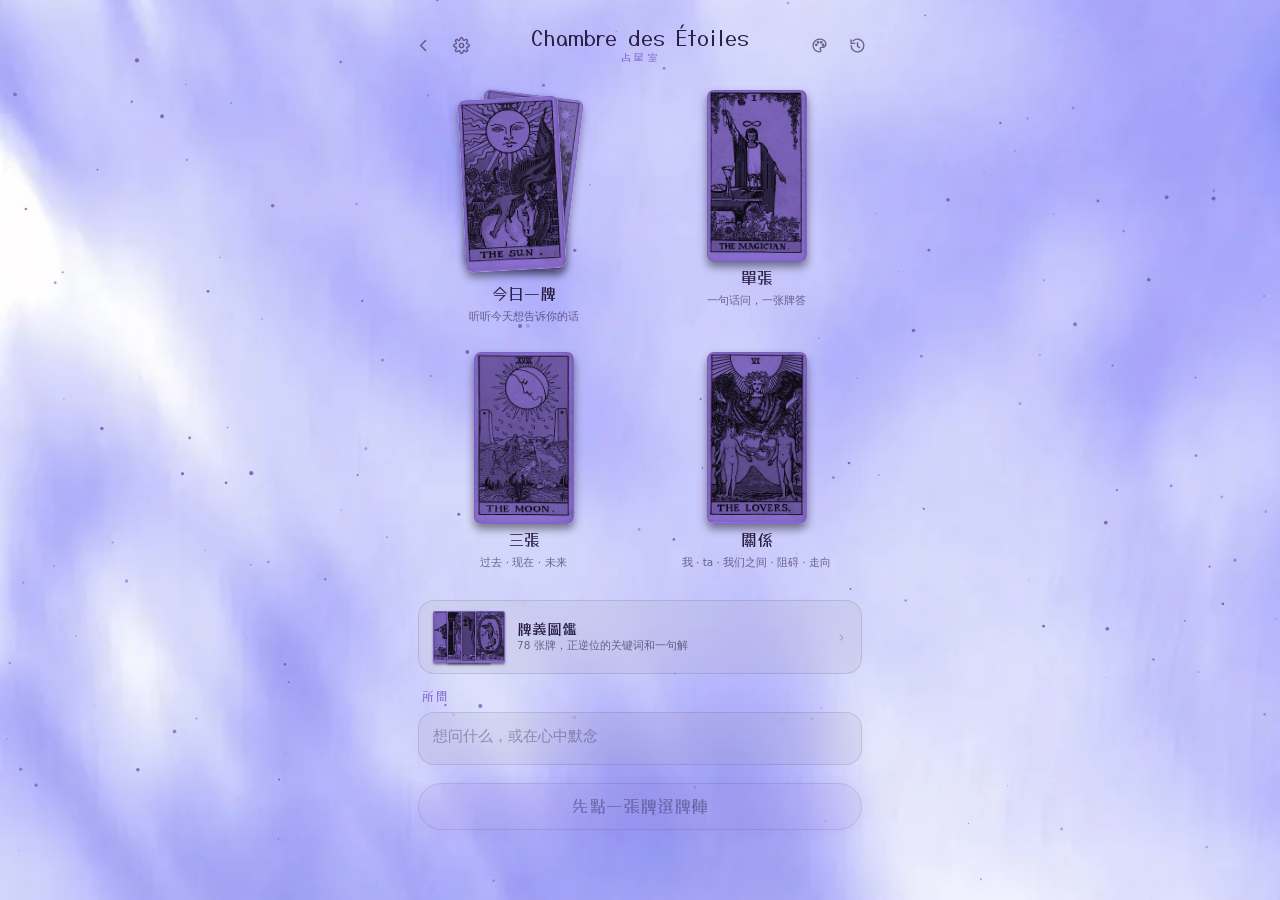
<file: index.html>
<!doctype html>
<html lang="zh">
<head>
<meta charset="utf-8">
<title>Chambre des Étoiles · 占星室</title>
<meta name="viewport" content="width=device-width, initial-scale=1, viewport-fit=cover, maximum-scale=1, user-scalable=no">
<meta name="theme-color" content="#1a0d33">
<meta name="apple-mobile-web-app-capable" content="yes">
<meta name="mobile-web-app-capable" content="yes">
<meta name="apple-mobile-web-app-status-bar-style" content="black-translucent">
<meta name="apple-mobile-web-app-title" content="占星室">
<link rel="manifest" href="manifest.webmanifest">
<link rel="icon" href="assets/icon.svg" type="image/svg+xml">
<link rel="apple-touch-icon" href="assets/icon-180.png">
<link rel="stylesheet" href="css/app.css">
</head>
<body>
<div id="sky"><div class="grad"></div><div class="wp"></div><canvas></canvas></div>
<div id="app"></div>
<div id="toast"></div>
<script type="module" src="js/app.js"></script>
<noscript>占星室要开 JavaScript 才能用。</noscript>
</body>
</html>
</file>
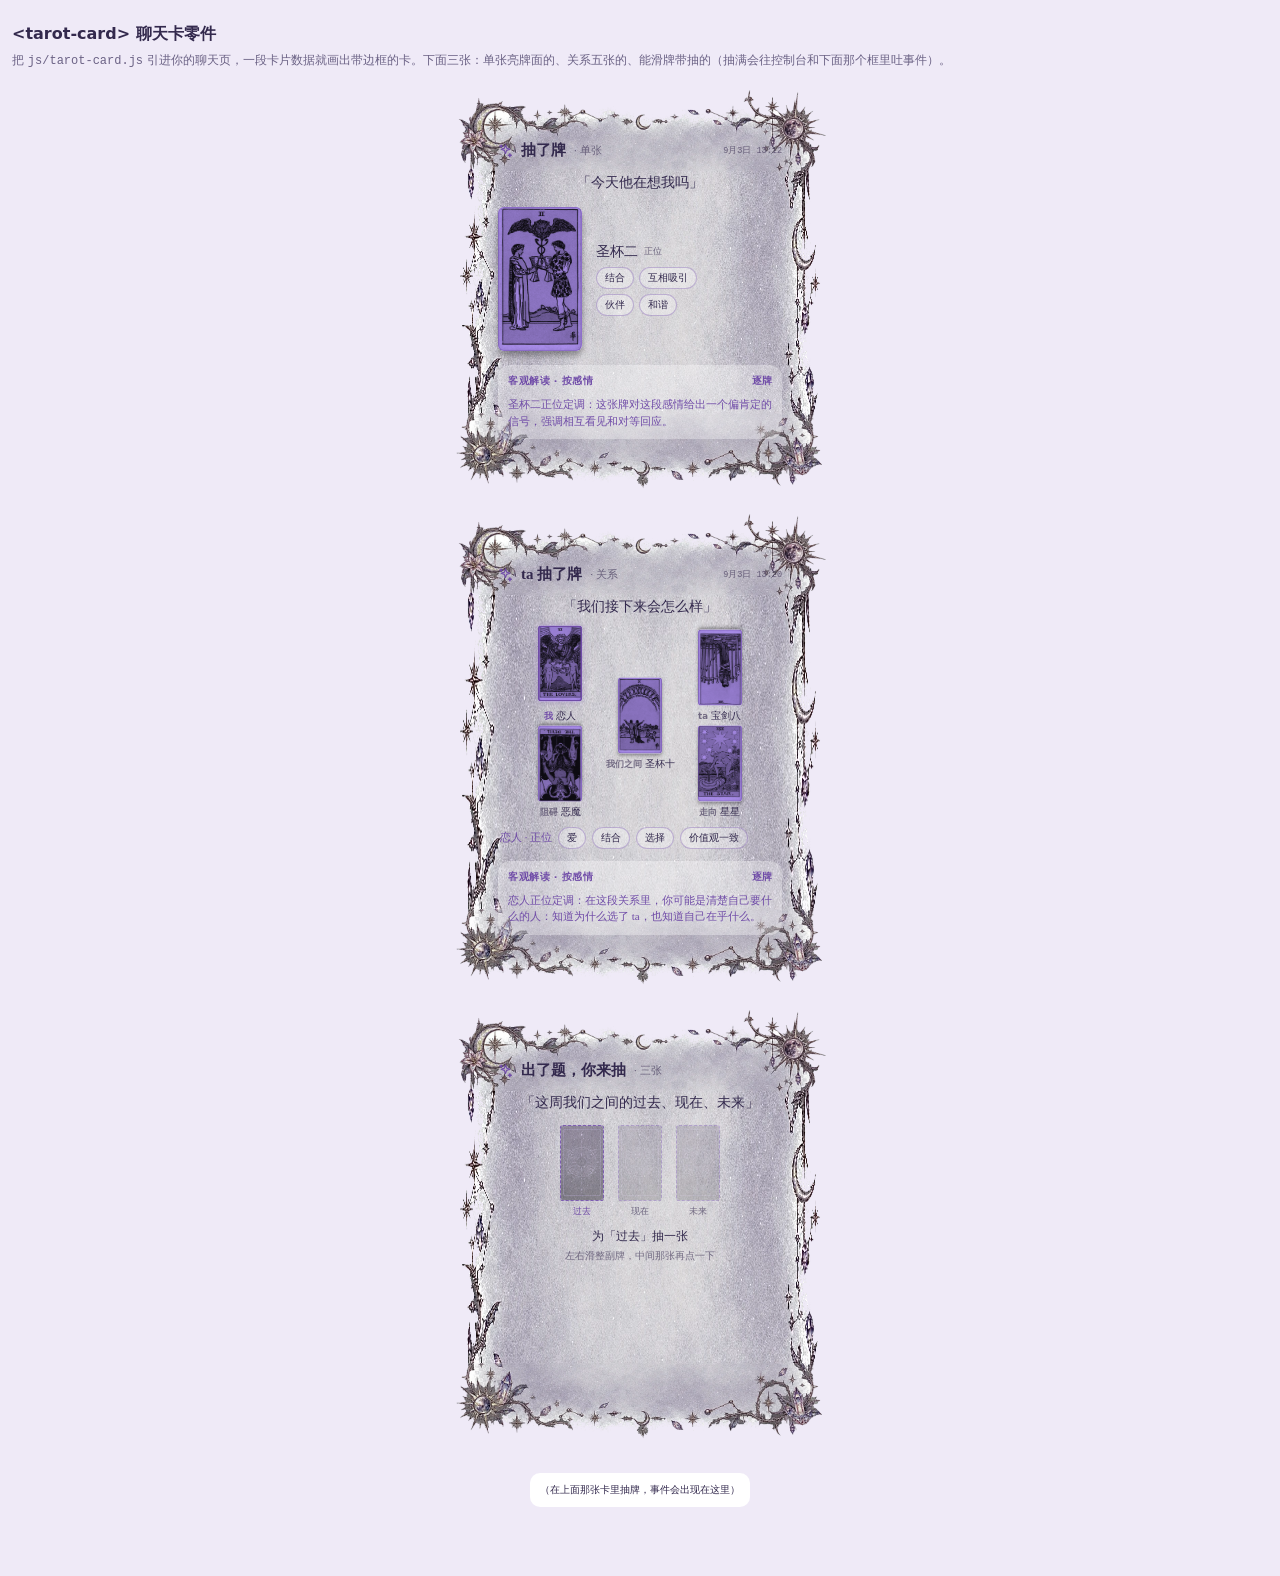
<file: card-demo.html>
<!doctype html>
<html lang="zh">
<head>
<meta charset="utf-8">
<title>tarot-card 零件试玩</title>
<meta name="viewport" content="width=device-width, initial-scale=1, viewport-fit=cover">
<style>
  body { margin: 0; padding: 24px 12px 60px; background: #efeaf7; font-family: -apple-system, 'PingFang SC', system-ui, sans-serif; color: #33294d; }
  h1 { font-size: 16px; margin: 0 0 6px; }
  p { font-size: 12px; color: #6b6285; margin: 0 0 18px; line-height: 1.6; }
  .chat { display: flex; flex-direction: column; gap: 18px; align-items: center; }
  pre { font-size: 10px; background: #fff; padding: 10px; border-radius: 10px; max-width: 372px; overflow: auto; white-space: pre-wrap; word-break: break-all; }
</style>
</head>
<body>
<h1>&lt;tarot-card&gt; 聊天卡零件</h1>
<p>把 <code>js/tarot-card.js</code> 引进你的聊天页，一段卡片数据就画出带边框的卡。下面三张：单张亮牌面的、关系五张的、能滑牌带抽的（抽满会往控制台和下面那个框里吐事件）。</p>
<div class="chat">
  <tarot-card asset-base="./" message='[TAROT_CARD]{"id":"demo1","ts":"2026-09-03T21:12:00+08:00","spread":"one","spread_name":"单张","question":"今天他在想我吗","cards":[{"id":"cups_02","reversed":false,"position":"answer"}],"by":"her"}[/TAROT_CARD]'></tarot-card>
  <tarot-card asset-base="./" data='{"id":"demo2","ts":"2026-09-03T21:20:00+08:00","spread":"relation","question":"我们接下来会怎么样","cards":[{"id":"major_06","reversed":false,"position":"me"},{"id":"swords_08","reversed":true,"position":"him"},{"id":"cups_10","reversed":false,"position":"between"},{"id":"major_15","reversed":true,"position":"block"},{"id":"major_17","reversed":false,"position":"toward"}],"by":"him"}'></tarot-card>
  <tarot-card id="offer" asset-base="./" message='[TAROT_OFFER]{"id":"demo3","ts":"2026-09-03T21:30:00+08:00","spread":"three","spread_name":"三张","question":"这周我们之间的过去、现在、未来","positions":[{"key":"past","name":"过去"},{"key":"present","name":"现在"},{"key":"future","name":"未来"}],"cards":[],"done":false}[/TAROT_OFFER]'></tarot-card>
  <pre id="log">（在上面那张卡里抽牌，事件会出现在这里）</pre>
</div>
<script type="module">
  import './js/tarot-card.js';
  const log = document.getElementById('log');
  const offer = document.getElementById('offer');
  offer.addEventListener('tarot-draw', (e) => { log.textContent = 'tarot-draw ' + JSON.stringify(e.detail, null, 1); });
  offer.addEventListener('tarot-done', (e) => { log.textContent = 'tarot-done（这份就是 [TAROT_CARD] 的数据，存起来发给对方）\n' + JSON.stringify(e.detail, null, 1); });
</script>
</body>
</html>
</file>
<file: css/app.css>
/* Chambre des Étoiles · 占星室 网页版
   颜色全是 decor.js 算好挂在 <html> 上的 CSS 变量；这里只排版。 */

@font-face { font-family: 'Tanugo'; src: url('../assets/fonts/tanugo.woff2') format('woff2'); font-display: swap; }
@font-face { font-family: 'Akabara'; src: url('../assets/fonts/akabara.woff2') format('woff2'); font-display: swap; }

:root {
  --hand: 'Tanugo', 'PingFang TC', 'Hiragino Sans', 'Noto Sans CJK TC', system-ui, sans-serif;
  --serif: 'Songti SC', 'Noto Serif CJK SC', 'Source Han Serif SC', Georgia, 'Times New Roman', serif;
  --sans: -apple-system, 'PingFang SC', 'Hiragino Sans GB', 'Noto Sans CJK SC', system-ui, sans-serif;
  --mono: ui-monospace, SFMono-Regular, Menlo, monospace;
  --sat: env(safe-area-inset-top, 0px);
  --sab: env(safe-area-inset-bottom, 0px);
  --ink: #ede6ff; --dim: rgba(237,230,255,.62); --faint: rgba(237,230,255,.38);
  --gold: #b89eff; --gold-a: rgba(184,158,255,.75); --tint: #b899ff;
  --sky-top: #080510; --sky-mid: #1a0d33; --sky-bottom: #0f081c;
  --glass: rgba(255,255,255,.055); --glass-line: rgba(255,255,255,.14); --pill: rgba(255,255,255,.09);
  --glass-blur: 12px; --glass-mat: rgba(20,12,36,.08);
  --button-glow: rgba(115,64,204,.42); --toast: rgba(0,0,0,.62); --card-glow: rgba(255,255,255,.5);
  --card-sat: 0; --card-mult: #b899ff;
  --back-line: #c6b0ff; --back-deep-a: #37294d; --back-deep-b: #120e1a; --back-edge: rgba(184,153,255,.75); --back-edge2: rgba(184,153,255,.35);
  --wallpaper: none;
}

* { box-sizing: border-box; -webkit-tap-highlight-color: transparent; }
/* 外壳一律 100vh（她踩出来的：iOS 加到主屏幕以后 100% / 100dvh 只撑到 WebKit 认的可视区，底下露一条；100vh 才铺到屏幕底）*/
html, body { margin: 0; height: 100vh; }
html { background: var(--sky-bottom); }
body {
  font-family: var(--sans); color: var(--ink); background: transparent;
  overflow: hidden; overscroll-behavior: none; -webkit-user-select: none; user-select: none;
  -webkit-font-smoothing: antialiased;
}
button, input, textarea { font: inherit; color: inherit; }
button { background: none; border: 0; padding: 0; cursor: pointer; }
input, textarea { -webkit-user-select: text; user-select: text; }
::placeholder { color: var(--faint); }
p { margin: 0; }

/* —— 天 —— */
#sky { position: fixed; left: 0; top: 0; width: 100vw; height: 100vh; z-index: 0; overflow: hidden; }
#sky > * { position: absolute; inset: 0; }
#sky .grad { position: absolute; inset: 0; background:
  radial-gradient(320px 320px at 20% 25%, var(--nebula-a), transparent 70%),
  radial-gradient(300px 300px at 85% 70%, var(--nebula-b), transparent 70%),
  linear-gradient(var(--sky-top), var(--sky-mid) 50%, var(--sky-bottom)); }
#sky .wp { position: absolute; inset: 0; background-image: var(--wallpaper); background-size: cover; background-position: center; display: none; }
html[data-wallpaper="1"] #sky .wp { display: block; }
html[data-wallpaper="1"] #sky .grad { display: none; }
#sky canvas { position: absolute; inset: 0; width: 100%; height: 100%; pointer-events: none; }
html[data-stars="0"] #sky canvas { display: none; }
html[data-wallpaper="1"] #sky canvas { opacity: .85; }

/* —— 屋子 —— */
#app { position: relative; z-index: 1; height: 100vh; display: flex; flex-direction: column; }
.header { display: flex; align-items: center; gap: 4px; padding: max(var(--sat), 20px) 6px 4px; padding-top: calc(max(var(--sat), 20px) + 6px); flex: none; }
.header .ib { width: 34px; height: 38px; display: grid; place-items: center; color: var(--dim); flex: none; }
.header .ib svg { width: 17px; height: 17px; stroke: currentColor; fill: none; stroke-width: 2; stroke-linecap: round; stroke-linejoin: round; }
.header .title { flex: 1; min-width: 0; text-align: center; line-height: 1.15; }
.header .title .fr { font-family: var(--hand); font-size: clamp(14px, 4.8vw, 21px); color: var(--ink); white-space: nowrap; }
.header .title .zh { font-family: var(--hand); font-size: 10px; letter-spacing: 3px; color: var(--gold-a); margin-top: 1px; }
.page { flex: 1; min-height: 0; position: relative; }
.scroll { height: 100%; overflow-y: auto; -webkit-overflow-scrolling: touch; overscroll-behavior: contain; padding: 10px 18px calc(30px + var(--sab)); }
.scroll::-webkit-scrollbar { display: none; }

.hand { font-family: var(--hand); }
.serif { font-family: var(--serif); }
.label { font-family: var(--hand); font-size: 12px; letter-spacing: 2px; color: var(--gold-a); padding-left: 4px; }

/* 玻璃卡 / 胶囊 / 按钮 */
.glass { background: linear-gradient(var(--glass), var(--glass)), var(--glass-mat); -webkit-backdrop-filter: blur(var(--glass-blur)); backdrop-filter: blur(var(--glass-blur)); border: 1px solid var(--glass-line); border-radius: 16px; }
.glass.sel { background: linear-gradient(var(--pill), var(--pill)), var(--glass-mat); border-color: var(--gold-a); }
.pillbtn { display: inline-flex; align-items: center; gap: 6px; padding: 5px 10px; border-radius: 999px; border: 1px solid var(--glass-line); color: var(--dim); font-family: var(--hand); font-size: 11px; background: var(--glass-mat); -webkit-backdrop-filter: blur(var(--glass-blur)); backdrop-filter: blur(var(--glass-blur)); }
.pillbtn.on { color: var(--ink); background: linear-gradient(var(--pill), var(--pill)), var(--glass-mat); border-color: var(--gold-a); }
.pill { display: inline-block; padding: 6px 11px; border-radius: 999px; font-size: 12px; font-weight: 500; color: var(--ink); background: linear-gradient(var(--pill), var(--pill)), var(--glass-mat); border: 1px solid var(--glass-line); -webkit-backdrop-filter: blur(var(--glass-blur)); backdrop-filter: blur(var(--glass-blur)); }
.pills { display: flex; flex-wrap: wrap; justify-content: center; gap: 7px; }
.gbtn { display: flex; align-items: center; justify-content: center; gap: 8px; width: 100%; padding: 14px 16px; border-radius: 999px; font-family: var(--hand); font-size: 17px; color: var(--ink);
  background: linear-gradient(var(--button-glow), var(--button-glow)), var(--glass-mat); -webkit-backdrop-filter: blur(var(--glass-blur)); backdrop-filter: blur(var(--glass-blur));
  border: 1px solid color-mix(in srgb, var(--ink) 28%, transparent); box-shadow: 0 4px 14px var(--button-glow); transition: opacity .2s, transform .15s; }
.gbtn:active { transform: scale(.98); }
.gbtn.quiet { background: linear-gradient(color-mix(in srgb, var(--button-glow) 45%, transparent), color-mix(in srgb, var(--button-glow) 45%, transparent)), var(--glass-mat); border-color: color-mix(in srgb, var(--ink) 16%, transparent); box-shadow: none; }
.gbtn.small { width: auto; padding: 8px 14px; font-family: var(--sans); font-size: 12.5px; font-weight: 500; }
.gbtn[disabled] { opacity: .4; pointer-events: none; }
.linkrow { display: flex; justify-content: center; gap: 24px; font-family: var(--hand); font-size: 13px; color: var(--dim); padding-top: 2px; }
.linkrow button { color: inherit; font: inherit; }
.tag { display: inline-block; font-size: 10.5px; font-weight: 600; padding: 3px 8px; border-radius: 999px; border: 1px solid; line-height: 1.2; }
.tag.tint { color: var(--tint); border-color: color-mix(in srgb, var(--tint) 70%, transparent); }
.tag.gold { color: var(--gold); border-color: var(--gold-a); font-family: var(--hand); font-weight: 400; }
.spin { width: 14px; height: 14px; border: 2px solid var(--dim); border-top-color: transparent; border-radius: 50%; animation: spin .8s linear infinite; display: inline-block; }
@keyframes spin { to { transform: rotate(360deg); } }
.muted { font-size: 11.5px; color: var(--dim); line-height: 1.5; }

/* —— 牌 —— */
.tarot-face { position: relative; overflow: hidden; border-radius: calc(var(--w) * .07); isolation: isolate; box-shadow: 0 calc(var(--w) * .05) calc(var(--w) * .08) rgba(0,0,0,.45); flex: none; }
.tarot-face img { display: block; width: 100%; height: 100%; object-fit: cover; filter: saturate(var(--card-sat)); background: rgba(128,128,128,.25); }
.tarot-face img.broken { opacity: .35; }
.tarot-face .mult { position: absolute; inset: 0; background: var(--card-mult); mix-blend-mode: multiply; }
.tarot-face::after { content: ''; position: absolute; inset: 0; border-radius: inherit; box-shadow: inset 0 0 0 1px color-mix(in srgb, var(--gold) 55%, transparent); pointer-events: none; }
.tarot-face.reversed { transform: rotate(180deg); }
.tarot-back { position: relative; overflow: hidden; border-radius: calc(var(--w) * .07); flex: none; isolation: isolate;
  background: linear-gradient(var(--back-deep-a), var(--back-deep-b)); box-shadow: 0 calc(var(--w) * .04) calc(var(--w) * .06) rgba(0,0,0,.45); }
.tarot-back .pat { position: absolute; left: 3%; top: 3%; width: 94%; height: 94%; background: var(--back-line);
  -webkit-mask: url('../assets/back.webp') center / contain no-repeat; mask: url('../assets/back.webp') center / contain no-repeat;
  -webkit-mask-mode: luminance; mask-mode: luminance; mix-blend-mode: screen; }
.tarot-back .pat.two { opacity: .7; }
.tarot-back::after { content: ''; position: absolute; inset: 0; border-radius: inherit; box-shadow: inset 0 0 0 1px var(--back-edge); pointer-events: none; }
.tarot-back .inner { position: absolute; inset: 6%; border-radius: calc(var(--w) * .05); box-shadow: inset 0 0 0 .8px var(--back-edge2); pointer-events: none; }
.tarot-back.bmp { background-image: var(--back-img); background-size: 100% 100%; background-repeat: no-repeat; }
/* 位图一到，老的 mask 牌背也换掉 */
html[data-backimg="1"] .tarot-back:not(.bmp) { background-image: var(--back-img); background-size: 100% 100%; background-repeat: no-repeat; }
html[data-backimg="1"] .tarot-back:not(.bmp) .pat, html[data-backimg="1"] .tarot-back:not(.bmp) .inner { display: none; }
.tarot-slot { position: relative; flex: none; }
.tarot-slot .tarot-back { opacity: .16; box-shadow: none; }
.tarot-slot.active .tarot-back { opacity: .42; animation: breathe 1.6s ease-in-out infinite alternate; }
@keyframes breathe { from { opacity: .42; } to { opacity: .23; } }
.tarot-slot .dash { position: absolute; inset: 0; border-radius: calc(var(--w) * .07); border: 1px dashed color-mix(in srgb, var(--gold) 30%, transparent); }
.tarot-slot.active .dash { border-color: color-mix(in srgb, var(--gold) 80%, transparent); }

/* 牌带 */
.deck-band { position: relative; overflow: hidden; -webkit-mask: linear-gradient(90deg, transparent 0, #000 22%, #000 78%, transparent 100%); mask: linear-gradient(90deg, transparent 0, #000 22%, #000 78%, transparent 100%); }
.deck-band .band-glow { position: absolute; inset: 0; pointer-events: none; filter: blur(8px); }
.deck-band .band-layer { position: absolute; inset: 0; }
.deck-band .band-card { position: absolute; left: 0; top: 0; transform-origin: center; will-change: transform; box-shadow: 0 0 5px 1px color-mix(in srgb, var(--card-glow) calc(var(--halo, 0) * 100%), transparent); }

/* —— 选牌阵页 —— */
.entries { display: grid; grid-template-columns: 1fr 1fr; gap: 16px 22px; padding-top: 4px; }
.entry { display: flex; flex-direction: column; align-items: center; gap: 8px; padding-top: 8px; }
.entry .tarot-face { transition: transform .3s cubic-bezier(.2,.8,.3,1.2), box-shadow .3s; }
.entry.sel .tarot-face { transform: translateY(-6px); box-shadow: 0 0 14px color-mix(in srgb, var(--gold) 45%, transparent), 0 4px 8px rgba(0,0,0,.45); }
.entry.sel .tarot-face::after { box-shadow: inset 0 0 0 1.5px color-mix(in srgb, var(--gold) 95%, transparent); }
.entry .name { font-family: var(--hand); font-size: 16px; color: var(--ink); }
.entry .hint { font-size: 10.5px; color: var(--dim); text-align: center; height: 28px; line-height: 1.3; }
.entry.sel .hint { color: var(--gold); }
.stack { position: relative; margin-top: 8px; touch-action: pan-y; }
.stack .under { position: absolute; left: 12px; top: -4px; transform: rotate(7deg); opacity: .8; }
.stack .top { position: relative; transform: rotate(-3deg); transition: transform .35s cubic-bezier(.2,.8,.3,1.1); }
.stack .dots { display: flex; gap: 4px; justify-content: center; margin-top: -4px; }
.stack .dots i { width: 4px; height: 4px; border-radius: 50%; background: var(--gold); opacity: .3; }
.stack .dots i.on { opacity: .9; }
.comprow { display: flex; align-items: center; gap: 12px; padding: 10px 14px; margin-top: 16px; width: 100%; text-align: left; }
.comprow .fan { display: flex; width: 72px; flex: none; }
.comprow .fan .tarot-face { margin-right: -16px; }
.comprow .t { font-family: var(--hand); font-size: 15px; color: var(--ink); }
.comprow .s { font-size: 10.5px; color: var(--dim); margin-top: 2px; }
.comprow .chev { margin-left: auto; color: var(--faint); }
.ask { margin-top: 16px; display: flex; flex-direction: column; gap: 10px; }
.ask textarea { width: 100%; resize: none; border: 0; background: none; outline: none; padding: 13px 14px; font-size: 15px; line-height: 1.4; color: var(--ink); caret-color: var(--gold); min-height: 47px; max-height: 110px; }
.pick .gbtn { margin-top: 18px; }

/* —— 抽牌页 —— */
.draw { height: 100%; display: flex; flex-direction: column; }
.slots { display: flex; justify-content: center; gap: 10px; padding: 44px 16px 0; }
.slots > div { display: flex; flex-direction: column; align-items: center; gap: 5px; }
.slots .pn { font-size: 10.5px; font-weight: 500; color: var(--dim); }
.slots .pn.on { color: var(--gold); }
.slots .tarot-face { animation: popin .4s cubic-bezier(.2,.8,.3,1.15); }
@keyframes popin { from { transform: scale(.3); opacity: 0; } }
.slots .tarot-face.reversed { animation-name: popin-rev; }
@keyframes popin-rev { from { transform: rotate(180deg) scale(.3); opacity: 0; } to { transform: rotate(180deg) scale(1); } }
.draw .mid { flex: 1; display: flex; flex-direction: column; align-items: center; justify-content: center; gap: 4px; min-height: 0; }
.draw .mid .t { font-family: var(--serif); font-size: 14px; font-weight: 500; color: var(--ink); }
.draw .mid .s { font-size: 11.5px; color: var(--dim); }
.draw .band { height: 300px; flex: none; margin-bottom: calc(8px + var(--sab)); transition: opacity .28s, transform .28s; transform-origin: bottom; }
.draw .band.hide { opacity: 0; transform: scale(.92); pointer-events: none; }
.bigcard { display: flex; flex-direction: column; align-items: center; gap: 14px; }
.flip { position: relative; perspective: 900px; transform: scale(.4); }
.flip .inner { position: relative; transform-style: preserve-3d; transition: transform .55s ease-in-out; }
.flip .inner > * { box-shadow: 0 0 14px var(--card-glow), 0 8px 14px rgba(0,0,0,.45); }
.flip .inner > * { backface-visibility: hidden; -webkit-backface-visibility: hidden; }
.flip .inner > .front { position: absolute; inset: 0; transform: rotateY(180deg); }
.flip .inner > .front.reversed { transform: rotateY(180deg) rotate(180deg); }
.flip.on .inner { transform: rotateY(180deg); }
.bigcard .nm { display: flex; align-items: center; gap: 8px; font-family: var(--serif); font-size: 20px; font-weight: 500; opacity: 0; transition: opacity .3s; }
.bigcard .kw { font-size: 12px; color: var(--dim); opacity: 0; transition: opacity .3s; }
.bigcard.face .nm, .bigcard.face .kw { opacity: 1; }

/* —— 结果页 —— */
.result { display: flex; flex-direction: column; gap: 16px; }
.result .head { text-align: center; padding-top: 8px; }
.result .head .r { font-family: var(--hand); font-size: 10px; letter-spacing: 3px; color: var(--gold-a); }
.result .head .d { display: flex; justify-content: center; align-items: center; gap: 8px; margin-top: 4px; font-family: var(--serif); font-size: 20px; font-weight: 500; }
.result .q { padding: 14px; display: flex; flex-direction: column; gap: 6px; }
.result .q .t { font-size: 15px; line-height: 1.45; }
.cardblock { display: flex; flex-direction: column; align-items: center; gap: 12px; padding: 18px 16px; }
.cardblock .pos { font-size: 10px; font-weight: 600; letter-spacing: 2px; color: var(--gold-a); }
.cardblock .nm { display: flex; align-items: center; gap: 8px; font-family: var(--serif); font-size: 17px; font-weight: 500; }
.cardblock .mean { font-size: 13.5px; line-height: 1.6; color: var(--dim); text-align: center; }
.block { padding: 16px; display: flex; flex-direction: column; gap: 12px; }
.block .bh { display: flex; align-items: center; gap: 8px; font-family: var(--hand); font-size: 13px; letter-spacing: 1px; color: var(--gold); }
.block .bh .r { margin-left: auto; font-size: 11px; color: var(--dim); }
.cats { display: flex; gap: 6px; }
.para .pt { font-family: var(--hand); font-size: 11px; letter-spacing: 1.5px; color: var(--gold-a); margin-bottom: 4px; }
.para .pb { font-family: var(--serif); font-size: 13px; line-height: 1.7; white-space: pre-wrap; }
.icard { display: flex; flex-direction: column; gap: 5px; }
.icard .h { display: flex; align-items: center; gap: 6px; font-family: var(--serif); font-size: 14px; font-weight: 500; }
.icard .h .p { font-family: var(--sans); font-size: 10.5px; font-weight: 600; color: var(--gold); }
.icard .h .rv { font-family: var(--sans); font-size: 10px; }
.icard .intro { font-size: 11px; color: var(--faint); line-height: 1.5; }
.icard .tx { font-family: var(--serif); font-size: 13px; line-height: 1.7; }
.icard .adv { font-size: 12px; color: var(--dim); line-height: 1.5; }
.err { font-size: 11px; color: var(--gold); }
.reply { font-family: var(--serif); font-size: 13.5px; line-height: 1.75; white-space: pre-wrap; }

/* —— 抽屉 / 全屏页 —— */
.sheet { position: fixed; left: 0; right: 0; top: 0; height: 100vh; z-index: 20; display: flex; flex-direction: column; background: radial-gradient(320px 320px at 20% 25%, var(--nebula-a), transparent 70%), radial-gradient(300px 300px at 85% 70%, var(--nebula-b), transparent 70%), linear-gradient(var(--sky-top), var(--sky-mid) 50%, var(--sky-bottom)); color: var(--ink); transform: translateY(100%); transition: transform .32s cubic-bezier(.2,.8,.3,1); }
.sheet.open { transform: none; }
html[data-wallpaper="1"] .sheet { background: var(--wallpaper) center / cover no-repeat; }
.sheet .bar { display: flex; align-items: center; padding: calc(max(var(--sat), 14px) + 4px) 8px 6px; flex: none; }
.sheet .bar .t { flex: 1; text-align: center; font-size: 15px; font-weight: 600; }
.sheet .bar .ib { width: 38px; height: 38px; display: grid; place-items: center; color: var(--dim); font-size: 14px; font-weight: 600; }
.sheet .bar .ib svg { width: 16px; height: 16px; stroke: currentColor; fill: none; stroke-width: 2.2; stroke-linecap: round; }
.sheet .body { flex: 1; min-height: 0; overflow-y: auto; -webkit-overflow-scrolling: touch; overscroll-behavior: contain; padding: 12px 16px calc(30px + var(--sab)); }
.sheet .body::-webkit-scrollbar { display: none; }
.rows { display: flex; flex-direction: column; gap: 10px; }
.row { display: flex; align-items: center; gap: 12px; padding: 12px; width: 100%; text-align: left; border-radius: 14px; }
.row .fan { display: flex; flex: none; }
.row .fan .tarot-face { margin-right: -14px; box-shadow: 0 1px 4px rgba(0,0,0,.4); }
.row .fan .tarot-face:last-child { margin-right: 0; }
.row .rt { display: flex; align-items: center; gap: 6px; font-family: var(--serif); font-size: 13px; font-weight: 500; }
.row .rt .sp { font-family: var(--sans); font-size: 10px; color: var(--tint); font-weight: 400; }
.row .rq { font-size: 12px; color: var(--dim); margin-top: 3px; overflow: hidden; text-overflow: ellipsis; white-space: nowrap; }
.row .rc { flex: 1; min-width: 0; }
.row .chev { color: var(--faint); }
.empty { text-align: center; font-size: 13px; color: var(--dim); padding-top: 60px; }
.filters { display: flex; gap: 8px; overflow-x: auto; padding: 4px 0 10px; }
.filters::-webkit-scrollbar { display: none; }
.filters .pillbtn { font-size: 13px; padding: 7px 14px; flex: none; }
.grid3 { display: grid; grid-template-columns: repeat(3, 1fr); gap: 14px 10px; }
.grid3 button { display: flex; flex-direction: column; align-items: center; gap: 5px; }
.grid3 .tarot-face { width: 100% !important; height: auto !important; aspect-ratio: 1 / 1.72; }
.grid3 .n { font-family: var(--serif); font-size: 11px; font-weight: 500; }
.detail { display: flex; flex-direction: column; align-items: center; gap: 18px; padding-top: 12px; }
.detail .nm { font-family: var(--serif); font-size: 22px; font-weight: 500; text-align: center; }
.detail .en { font-family: var(--hand); font-size: 10px; letter-spacing: 2px; color: var(--gold-a); text-align: center; margin-top: 4px; }
.mblock { width: 100%; display: flex; flex-direction: column; align-items: center; gap: 10px; padding: 16px; }
.mblock .mean { font-family: var(--serif); font-size: 13.5px; line-height: 1.7; text-align: center; }

/* 装修抽屉 */
.decor h2 { font-family: var(--akabara, 'Akabara'), var(--hand); font-weight: 400; font-size: 22px; margin: 22px 0 0; display: flex; align-items: center; gap: 8px; }
.decor .sec { display: flex; flex-direction: column; gap: 10px; margin-top: 26px; }
.decor .lab { font-size: 10px; font-weight: 600; letter-spacing: 2.5px; color: var(--gold-a); text-transform: uppercase; }
.decor .hr { height: 1px; background: var(--glass-line); margin-top: 26px; }
.decor .wprow { display: flex; gap: 14px; align-items: flex-start; }
.decor .wpthumb { width: 72px; height: 130px; border-radius: 10px; border: 1px solid var(--glass-line); overflow: hidden; flex: none; display: grid; place-items: center; font-size: 10px; color: var(--dim); background: linear-gradient(var(--sky-top), var(--sky-mid), var(--sky-bottom)); background-size: cover; background-position: center; }
.decor .sl { display: flex; align-items: center; justify-content: space-between; font-size: 12px; }
.decor .sl .v { font-family: var(--mono); font-size: 11px; color: var(--gold); }
.decor input[type=range] { width: 100%; accent-color: var(--gold); }
.decor .tog { display: flex; align-items: center; justify-content: space-between; font-size: 12.5px; }
.switch { position: relative; width: 44px; height: 26px; border-radius: 13px; background: var(--glass-line); transition: background .2s; flex: none; }
.switch::after { content: ''; position: absolute; top: 3px; left: 3px; width: 20px; height: 20px; border-radius: 50%; background: #fff; transition: transform .2s; box-shadow: 0 1px 3px rgba(0,0,0,.3); }
.switch.on { background: var(--gold); }
.switch.on::after { transform: translateX(18px); }
.switch[disabled] { opacity: .45; }
.swatches { display: flex; gap: 12px; align-items: flex-start; }
.swatches button { display: flex; flex-direction: column; align-items: center; gap: 4px; font-size: 9px; color: var(--faint); }
.swatches button i { width: 26px; height: 26px; border-radius: 50%; box-shadow: inset 0 0 0 1px color-mix(in srgb, var(--ink) 22%, transparent); }
.swatches button.on { color: var(--ink); }
.swatches button.on i { box-shadow: inset 0 0 0 2px color-mix(in srgb, var(--ink) 95%, transparent); }
.colorrow { display: flex; align-items: center; justify-content: space-between; font-size: 12px; }
.colorrow input[type=color] { width: 30px; height: 30px; border: 0; padding: 0; background: none; border-radius: 50%; overflow: hidden; }
.colorrow input[type=color]::-webkit-color-swatch-wrapper { padding: 0; }
.colorrow input[type=color]::-webkit-color-swatch { border: 1px solid var(--glass-line); border-radius: 50%; }
.decor .sample { display: flex; gap: 16px; align-items: flex-start; }
.decor .sample .two { display: flex; flex-direction: column; gap: 8px; flex: none; }
.decor .glasssample { text-align: center; font-family: var(--serif); font-size: 12px; font-weight: 500; padding: 12px; }

/* 设置（AI） */
.form { display: flex; flex-direction: column; gap: 14px; }
.form .f { display: flex; flex-direction: column; gap: 6px; }
.form .f label { font-size: 10px; font-weight: 600; letter-spacing: 2px; color: var(--gold-a); text-transform: uppercase; }
.form .f input, .form .f textarea, .form .f select { width: 100%; padding: 11px 13px; border-radius: 12px; border: 1px solid var(--glass-line); background: linear-gradient(var(--glass), var(--glass)), var(--glass-mat); color: var(--ink); outline: none; font-size: 14px; }
.form .f select { -webkit-appearance: none; appearance: none; }
.form .f textarea { min-height: 96px; resize: vertical; line-height: 1.5; }
.form .f .note { font-size: 11px; color: var(--dim); line-height: 1.5; }
.form .seg { display: flex; gap: 8px; }

/* toast */
#toast { position: fixed; left: 50%; bottom: calc(40px + var(--sab)); transform: translateX(-50%); z-index: 50; padding: 9px 14px; border-radius: 999px; background: var(--toast); border: 1px solid var(--glass-line); font-size: 12.5px; color: var(--ink); opacity: 0; transition: opacity .25s; pointer-events: none; max-width: 86vw; text-align: center; }
#toast.show { opacity: 1; }

@media (min-width: 560px) {
  #app { max-width: 480px; margin: 0 auto; }
  .sheet { left: calc(50% - 240px); right: auto; width: 480px; }
}
</file>
